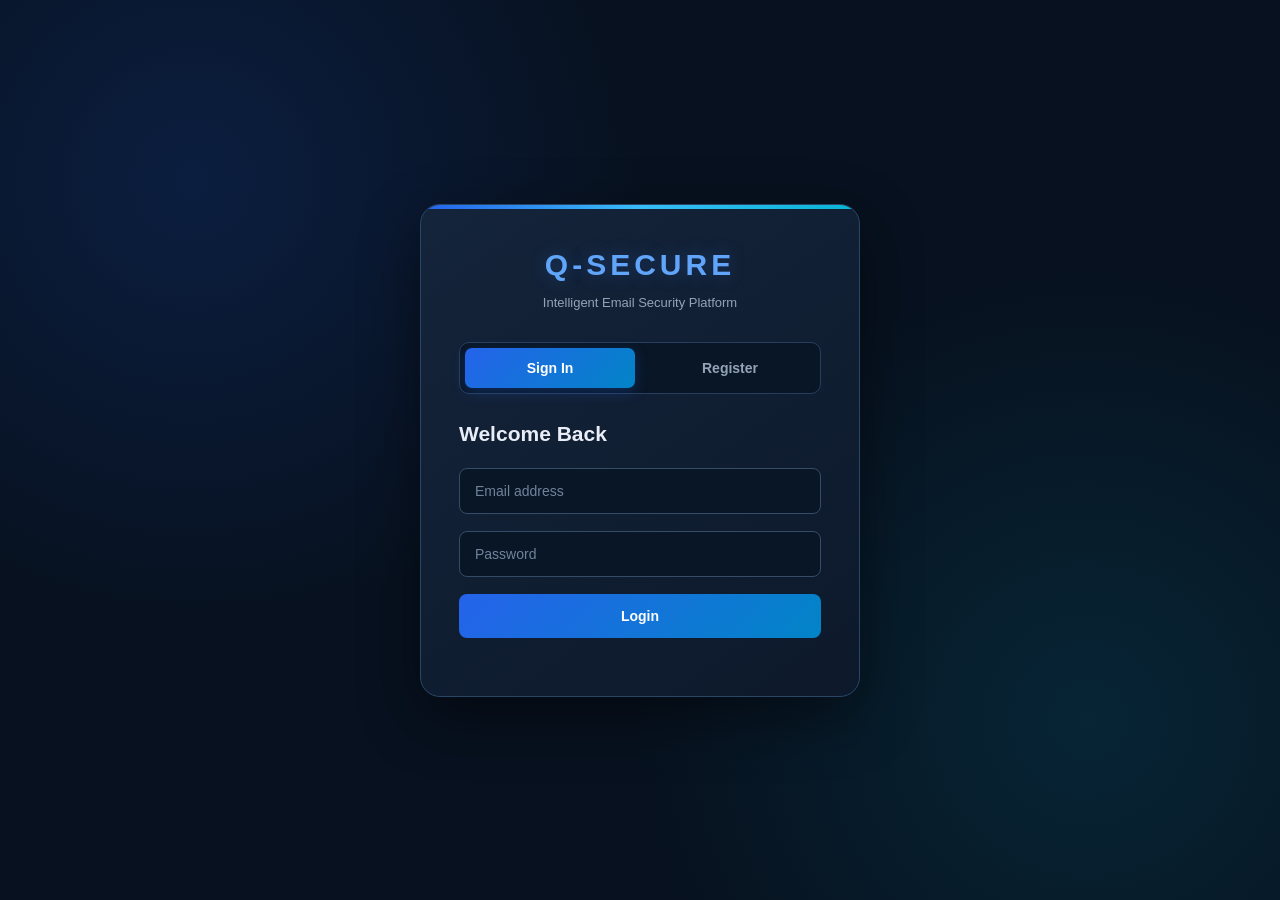
<file: src/main/resources/static/login.html>
<!DOCTYPE html>
<html lang="en">
<head>
    <meta charset="UTF-8">
    <meta name="viewport" content="width=device-width, initial-scale=1.0">
    <title>Q-Secure | Login</title>
    <link rel="stylesheet" href="login.css">
</head>
<body>
    <div class="auth-container">
        <div class="auth-card">
            <h1>Q-SECURE</h1>
            <p class="subtitle">Intelligent Email Security Platform</p>

            <div class="tabs">
                <button id="loginTab" class="active" type="button">Sign In</button>
                <button id="registerTab" type="button">Register</button>
            </div>

            <form id="loginForm">
                <h2>Welcome Back</h2>
                <input type="email" id="loginEmail" placeholder="Email address" required>
                <input type="password" id="loginPassword" placeholder="Password" required>
                <button type="submit">Login</button>
            </form>

            <form id="registerForm" class="hidden">
                <h2>Create Account</h2>
                <input type="text" id="fullName" placeholder="Full name" required>
                <input type="email" id="registerEmail" placeholder="Email address" required>
                <input type="password" id="registerPassword"
                       placeholder="Password (minimum 8 characters)"
                       minlength="8" required>
                <button type="submit">Create Account</button>
            </form>

            <p id="message"></p>
        </div>
    </div>
    <script src="login.js"></script>
</body>
</html>
</file>
<file: src/main/resources/static/login.css>
/* ==========================================
   Q-SECURE - PREMIUM LOGIN DESIGN
========================================== */

* {
    box-sizing: border-box;
}

body {
    margin: 0;
    font-family: "Segoe UI", Arial, sans-serif;
    background:
        radial-gradient(circle at 15% 20%, rgba(37, 99, 235, 0.16), transparent 35%),
        radial-gradient(circle at 85% 80%, rgba(6, 182, 212, 0.12), transparent 35%),
        #07111f;
    color: #ffffff;
    min-height: 100vh;
    display: flex;
    justify-content: center;
    align-items: center;
    padding: 20px;
}

.auth-container {
    width: 100%;
    max-width: 440px;
}

.auth-card {
    background: linear-gradient(145deg, #14243a, #0d192b);
    border: 1px solid #294666;
    border-radius: 20px;
    padding: 38px;
    box-shadow: 0 20px 60px rgba(0, 0, 0, 0.45);
    position: relative;
    overflow: hidden;
}

.auth-card::before {
    content: "";
    position: absolute;
    top: 0;
    left: 0;
    width: 100%;
    height: 4px;
    background: linear-gradient(90deg, #2563eb, #38bdf8, #06b6d4);
}

.auth-card h1 {
    text-align: center;
    color: #60a5fa;
    font-size: 30px;
    letter-spacing: 4px;
    margin: 5px 0 10px;
    text-shadow: 0 0 18px rgba(59, 130, 246, 0.3);
}

.subtitle {
    text-align: center;
    color: #94a3b8;
    font-size: 13px;
    margin-bottom: 32px;
}

.tabs {
    display: flex;
    gap: 10px;
    padding: 5px;
    background: #091626;
    border: 1px solid #263f60;
    border-radius: 10px;
    margin-bottom: 28px;
}

.tabs button {
    flex: 1;
    background: transparent;
    color: #94a3b8;
    border: none;
    border-radius: 7px;
    padding: 12px;
    font-size: 14px;
    transition: all 0.25s ease;
}

.tabs button.active {
    background: linear-gradient(135deg, #2563eb, #0284c7);
    color: #ffffff;
    box-shadow: 0 4px 14px rgba(37, 99, 235, 0.25);
}

h2 {
    font-size: 21px;
    color: #e8edf7;
    margin-bottom: 22px;
}

input {
    width: 100%;
    padding: 14px 15px;
    margin-bottom: 17px;
    border-radius: 8px;
    border: 1px solid #344c67;
    background: #091626;
    color: #ffffff;
    font-size: 14px;
    outline: none;
    transition: border-color 0.2s ease, box-shadow 0.2s ease;
}

input::placeholder {
    color: #71839c;
}

input:focus {
    border-color: #3b82f6;
    box-shadow: 0 0 0 3px rgba(59, 130, 246, 0.15);
}

button {
    width: 100%;
    padding: 14px;
    border: none;
    border-radius: 8px;
    background: linear-gradient(135deg, #2563eb, #0284c7);
    color: #ffffff;
    font-size: 14px;
    font-weight: 700;
    cursor: pointer;
    transition: all 0.25s ease;
}

button:hover {
    filter: brightness(1.12);
    transform: translateY(-2px);
    box-shadow: 0 7px 18px rgba(37, 99, 235, 0.25);
}

.tabs button:hover {
    transform: none;
}

.hidden {
    display: none !important;
}

#message {
    text-align: center;
    font-size: 13px;
    line-height: 1.5;
    margin-top: 20px;
    overflow-wrap: anywhere;
    color: #60a5fa;
}

@media (max-width: 480px) {
    .auth-card {
        padding: 27px 22px;
    }

    .auth-card h1 {
        font-size: 26px;
    }

    h2 {
        font-size: 19px;
    }
}
</file>
